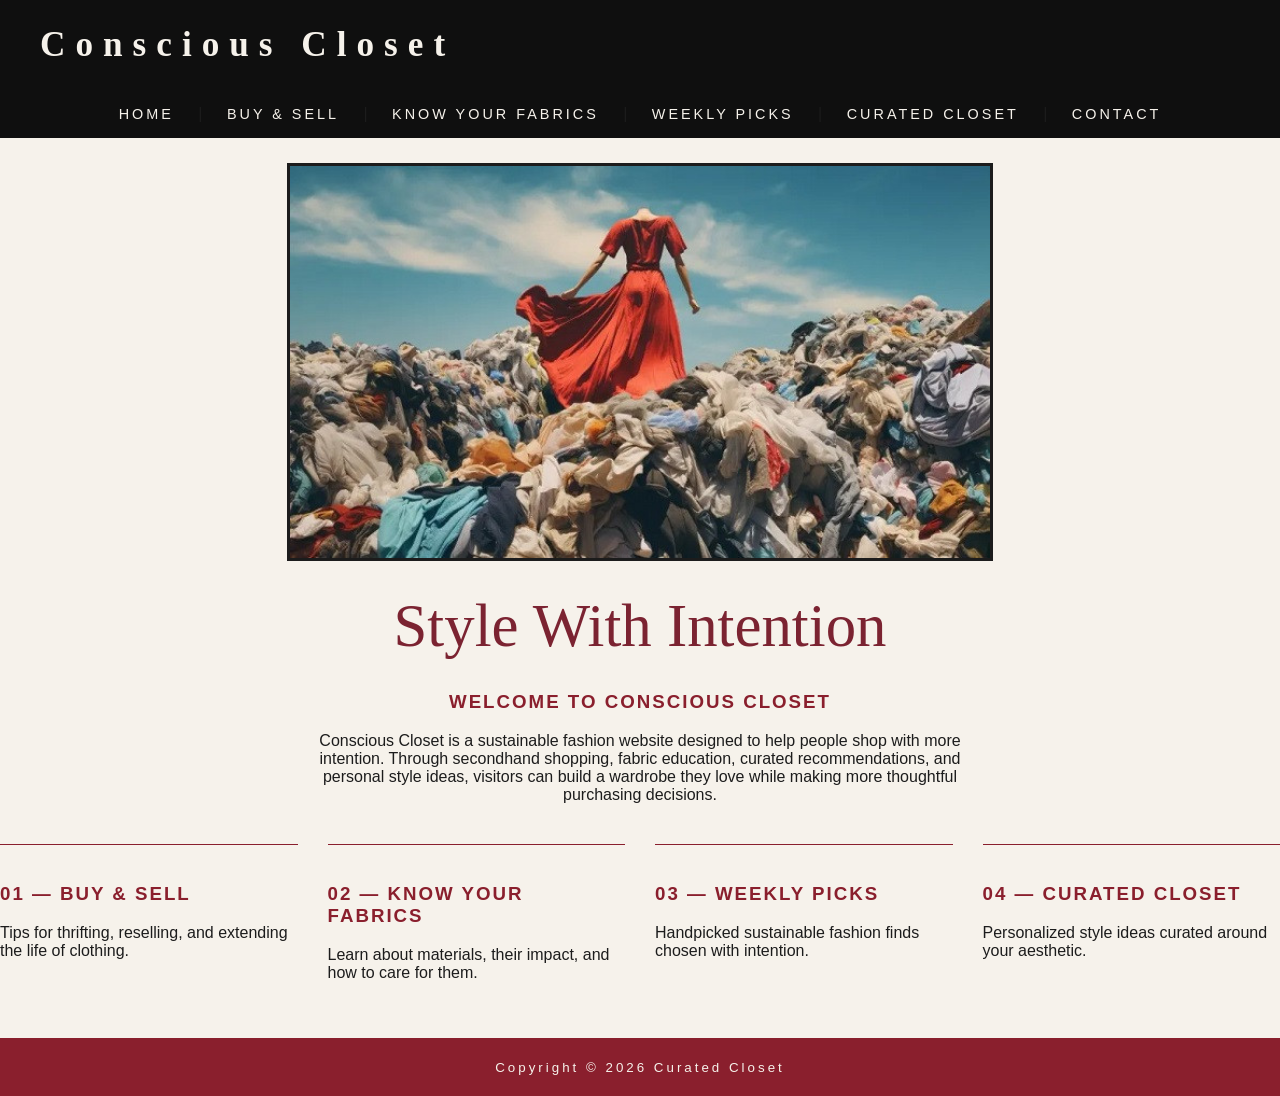
<file: index.html>
<!DOCTYPE html>
<html lang="en">
<head>
    <title>Conscious Closet</title>
    <meta charset="utf-8">
    <meta name="description" content="A sustainable fashion website focused on secondhand shopping, curated closet ideas, and affordable style.">
    <meta name="viewport" content="width=device-width, initial-scale=1.0">
    <link rel="stylesheet" href="style.css">
    <!-- Google tag (gtag.js) -->
<script async src="https://www.googletagmanager.com/gtag/js?id=G-08KSF16BMS"></script>
<script>
  window.dataLayer = window.dataLayer || [];
  function gtag(){dataLayer.push(arguments);}
  gtag('js', new Date());

  gtag('config', 'G-08KSF16BMS');
</script>
</head>

<body>
<div id="wrapper">

    <header>
        <h1>Conscious Closet</h1>
    </header>

   <nav>
    <a href="index.html">Home</a> |
    <a href="buy.html">Buy & Sell</a> |
    <a href="fabrics.html">Know Your Fabrics</a> |
    <a href="weekly.html">Weekly Picks</a> |
    <a href="curated.html">Curated Closet</a> |
    <a href="contact.html">Contact</a>
</nav>

   <main>

   <section class="hero-section">
    <img src="images/red-dress.jpg" alt="red-dress.jpg" class="hero">
</section>

<section class="page-title">
    <h2>Style With Intention</h2>
</section>

    <section class="intro">
        <h3>Welcome to Conscious Closet</h3>
        <p>
            Conscious Closet is a sustainable fashion website designed to help people shop with more intention.
            Through secondhand shopping, fabric education, curated recommendations, and personal style ideas,
            visitors can build a wardrobe they love while making more thoughtful purchasing decisions.
        </p>
    </section>

    <section class="features">
        <div>
            <h3>01 — Buy & Sell</h3>
            <p>Tips for thrifting, reselling, and extending the life of clothing.</p>
        </div>

        <div>
            <h3>02 — Know Your Fabrics</h3>
            <p>Learn about materials, their impact, and how to care for them.</p>
        </div>

        <div>
            <h3>03 — Weekly Picks</h3>
            <p>Handpicked sustainable fashion finds chosen with intention.</p>
        </div>

        <div>
            <h3>04 — Curated Closet</h3>
            <p>Personalized style ideas curated around your aesthetic.</p>
        </div>
    </section>

</main>

    <footer>
    <small>
        Copyright &copy; 2026 Curated Closet
    </small>
</footer>

</div>
</body>
</html>
</file>
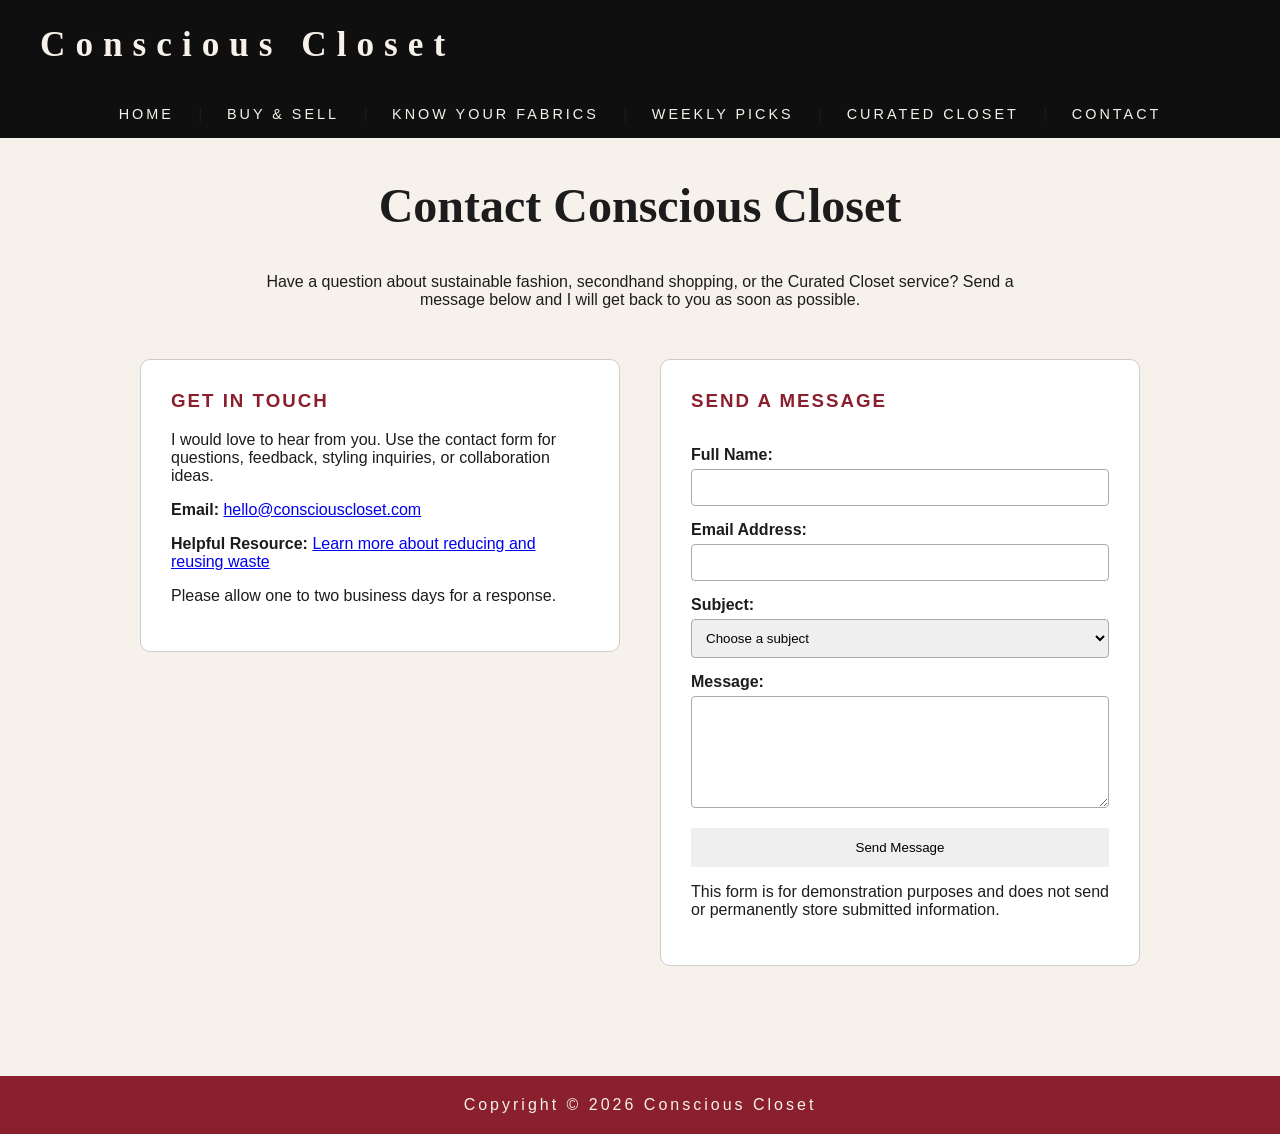
<file: contact.html>
<!DOCTYPE html>
<html lang="en">

<head>
    <meta charset="UTF-8">

    <title>Contact | Conscious Closet</title>

    <meta
        name="description"
        content="Contact Conscious Closet with questions about sustainable fashion, secondhand shopping, curated clothing boxes, or personalized styling services."
    >

    <meta name="viewport" content="width=device-width, initial-scale=1.0">

    <link rel="stylesheet" href="style.css">
    <!-- Google tag (gtag.js) -->
<script async src="https://www.googletagmanager.com/gtag/js?id=G-08KSF16BMS"></script>
<script>
  window.dataLayer = window.dataLayer || [];
  function gtag(){dataLayer.push(arguments);}
  gtag('js', new Date());

  gtag('config', 'G-08KSF16BMS');
</script>
</head>

<body>

<div id="wrapper">

    <header>
        <h1>Conscious Closet</h1>
    </header>

    <nav>
        <a href="index.html">Home</a> |
        <a href="buy.html">Buy &amp; Sell</a> |
        <a href="fabrics.html">Know Your Fabrics</a> |
        <a href="weekly.html">Weekly Picks</a> |
        <a href="curated.html">Curated Closet</a> |
        <a href="contact.html">Contact</a>
    </nav>

    <main>
        <section class="contact-intro">
            <h2>Contact Conscious Closet</h2>

            <p>
                Have a question about sustainable fashion, secondhand shopping,
                or the Curated Closet service? Send a message below and I will
                get back to you as soon as possible.
            </p>
        </section>

        <section class="contact-layout">

            <div class="contact-details">
                <h3>Get in Touch</h3>

                <p>
                    I would love to hear from you. Use the contact form for
                    questions, feedback, styling inquiries, or collaboration ideas.
                </p>

                <p>
                    <strong>Email:</strong>
                    <a href="https://mail.google.com/">
                        hello@consciouscloset.com
                    </a>
                </p>

                <p>
                    <strong>Helpful Resource:</strong>
                    <a
                        href="https://www.epa.gov/recycle"
                        target="_blank"
                        rel="noopener"
                    >
                        Learn more about reducing and reusing waste
                    </a>
                </p>

                <p>
                    Please allow one to two business days for a response.
                </p>
            </div>

            <div class="contact-form">
                <h3>Send a Message</h3>

                <form action="#" method="post">

                    <label for="contact-name">Full Name:</label>
                    <input
                        type="text"
                        id="contact-name"
                        name="contact-name"
                        required
                    >

                    <label for="contact-email">Email Address:</label>
                    <input
                        type="email"
                        id="contact-email"
                        name="contact-email"
                        required
                    >

                    <label for="contact-subject">Subject:</label>
                    <select
                        id="contact-subject"
                        name="contact-subject"
                        required
                    >
                        <option value="">Choose a subject</option>
                        <option value="curated">Curated Closet</option>
                        <option value="shopping">Buying and Selling</option>
                        <option value="fabrics">Fabric Questions</option>
                        <option value="feedback">Website Feedback</option>
                        <option value="other">Other</option>
                    </select>

                    <label for="contact-message">Message:</label>
                    <textarea
                        id="contact-message"
                        name="contact-message"
                        rows="6"
                        required
                    ></textarea>

                    <button type="submit">Send Message</button>
                </form>

                <p class="form-note">
                    This form is for demonstration purposes and does not send or
                    permanently store submitted information.
                </p>
            </div>

        </section>
    </main>

    <footer>
        Copyright &copy; 2026 Conscious Closet
    </footer>

</div>

</body>
</html>
</file>
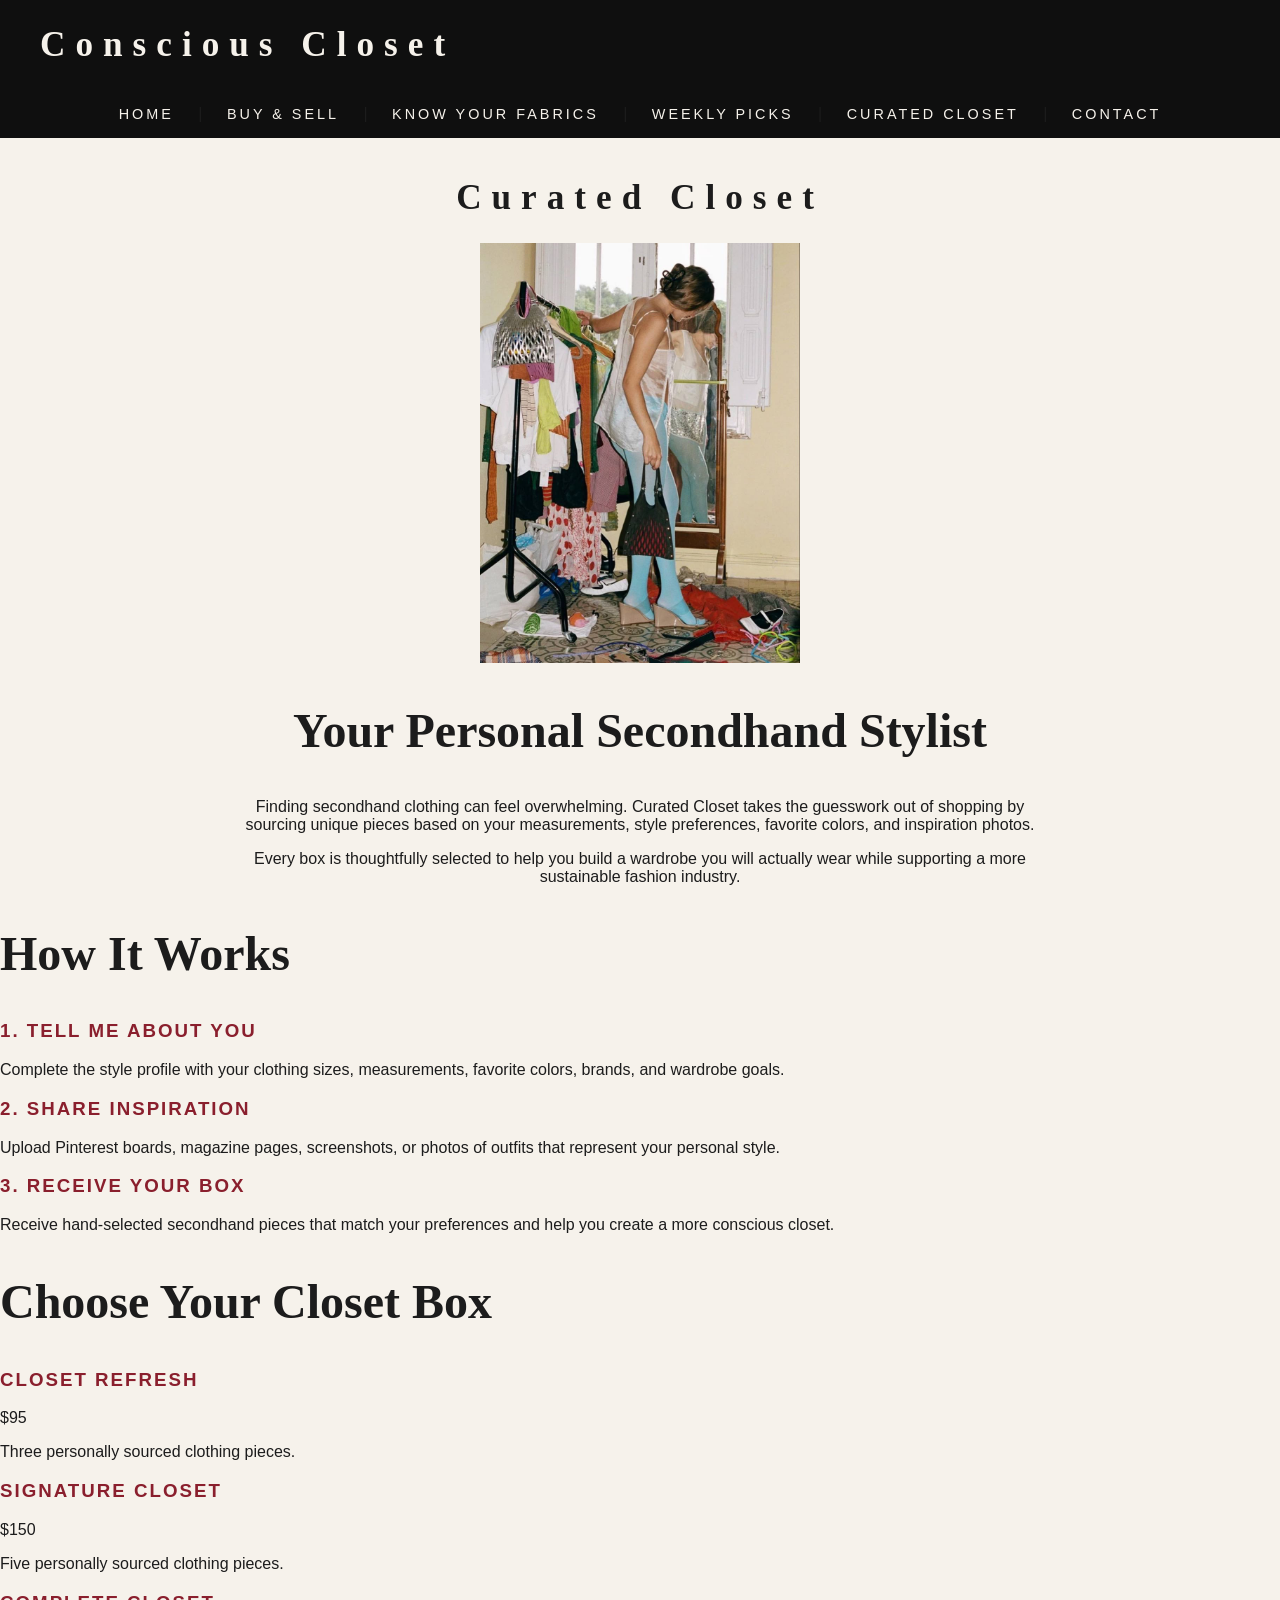
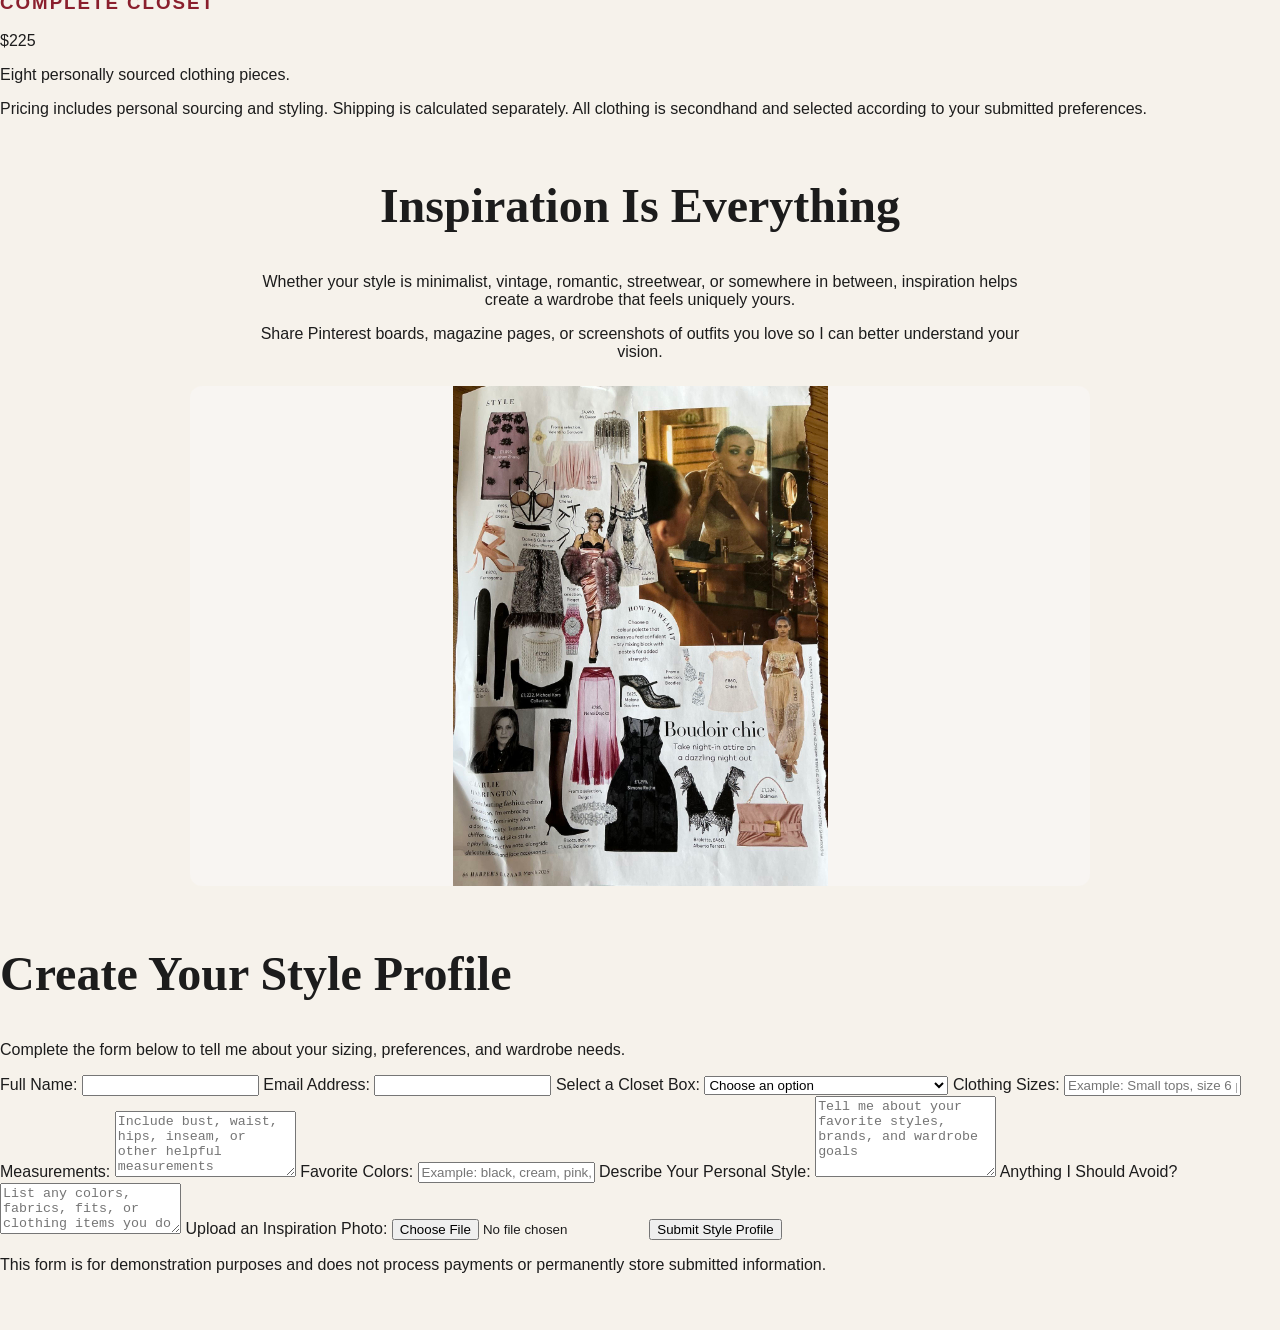
<file: curated.html>
<!DOCTYPE html>
<html lang="en">
<head>
    <meta charset="UTF-8">

    <title>Curated Closet | Conscious Closet</title>

    <meta
        name="description"
        content="Discover Conscious Closet's personalized secondhand styling service. Share your measurements, style preferences, and inspiration to receive a curated wardrobe tailored just for you."
    >

    <meta name="viewport" content="width=device-width, initial-scale=1.0">

    <link rel="stylesheet" href="style.css">
    <!-- Google tag (gtag.js) -->
<script async src="https://www.googletagmanager.com/gtag/js?id=G-08KSF16BMS"></script>
<script>
  window.dataLayer = window.dataLayer || [];
  function gtag(){dataLayer.push(arguments);}
  gtag('js', new Date());

  gtag('config', 'G-08KSF16BMS');
</script>
</head>

<body>
<div id="wrapper">

    <header>
        <h1>Conscious Closet</h1>
    </header>

    <nav>
        <a href="index.html">Home</a> |
        <a href="buy.html">Buy & Sell</a> |
        <a href="fabrics.html">Know Your Fabrics</a> |
        <a href="weekly.html">Weekly Picks</a> |
        <a href="curated.html">Curated Closet</a> |
        <a href="contact.html">Contact</a>
    </nav>
    <main>
    <section class="curated-hero">
        <h1>Curated Closet</h1>

        <img
            src="images/blue-tights.JPG"
            alt="Woman selecting clothing from a colorful clothing rack"
        >

        <div class="curated-hero-text">
            <h2>Your Personal Secondhand Stylist</h2>

            <p>
                Finding secondhand clothing can feel overwhelming. Curated Closet
                takes the guesswork out of shopping by sourcing unique pieces based
                on your measurements, style preferences, favorite colors, and
                inspiration photos.
            </p>

            <p>
                Every box is thoughtfully selected to help you build a wardrobe
                you will actually wear while supporting a more sustainable fashion
                industry.
            </p>
        </div>
    </section>

    <section class="how-it-works">
        <h2>How It Works</h2>

        <div class="steps">
            <article class="step-card">
                <h3>1. Tell Me About You</h3>
                <p>
                    Complete the style profile with your clothing sizes,
                    measurements, favorite colors, brands, and wardrobe goals.
                </p>
            </article>

            <article class="step-card">
                <h3>2. Share Inspiration</h3>
                <p>
                    Upload Pinterest boards, magazine pages, screenshots, or
                    photos of outfits that represent your personal style.
                </p>
            </article>

            <article class="step-card">
                <h3>3. Receive Your Box</h3>
                <p>
                    Receive hand-selected secondhand pieces that match your
                    preferences and help you create a more conscious closet.
                </p>
            </article>
        </div>
    </section>

    <section class="pricing-section">
        <h2>Choose Your Closet Box</h2>

        <div class="pricing-cards">
            <article class="price-card">
                <h3>Closet Refresh</h3>
                <p class="price">$95</p>
                <p>Three personally sourced clothing pieces.</p>
            </article>

            <article class="price-card">
                <h3>Signature Closet</h3>
                <p class="price">$150</p>
                <p>Five personally sourced clothing pieces.</p>
            </article>

            <article class="price-card">
                <h3>Complete Closet</h3>
                <p class="price">$225</p>
                <p>Eight personally sourced clothing pieces.</p>
            </article>
        </div>

        <p class="pricing-note">
            Pricing includes personal sourcing and styling. Shipping is calculated
            separately. All clothing is secondhand and selected according to your
            submitted preferences.
        </p>
    </section>

    <section class="inspiration-section">
        <div class="inspiration-text">
            <h2>Inspiration Is Everything</h2>

            <p>
                Whether your style is minimalist, vintage, romantic, streetwear,
                or somewhere in between, inspiration helps create a wardrobe that
                feels uniquely yours.
            </p>

            <p>
                Share Pinterest boards, magazine pages, or screenshots of outfits
                you love so I can better understand your vision.
            </p>
        </div>

        <img
            src="images/pinterest-board.JPG"
            alt="Fashion magazine inspiration board featuring clothing and accessories"
        >
    </section>

    <section class="style-profile">
        <h2>Create Your Style Profile</h2>

        <p>
            Complete the form below to tell me about your sizing, preferences,
            and wardrobe needs.
        </p>

        <form action="#" method="post" enctype="multipart/form-data">
            <label for="name">Full Name:</label>
            <input type="text" id="name" name="name" required>

            <label for="email">Email Address:</label>
            <input type="email" id="email" name="email" required>

            <label for="closet-box">Select a Closet Box:</label>
            <select id="closet-box" name="closet-box" required>
                <option value="">Choose an option</option>
                <option value="refresh">
                    Closet Refresh — 3 pieces for $95
                </option>
                <option value="signature">
                    Signature Closet — 5 pieces for $150
                </option>
                <option value="complete">
                    Complete Closet — 8 pieces for $225
                </option>
            </select>

            <label for="sizes">Clothing Sizes:</label>
            <input
                type="text"
                id="sizes"
                name="sizes"
                placeholder="Example: Small tops, size 6 pants, size 8 shoes"
                required
            >

            <label for="measurements">Measurements:</label>
            <textarea
                id="measurements"
                name="measurements"
                rows="4"
                placeholder="Include bust, waist, hips, inseam, or other helpful measurements"
            ></textarea>

            <label for="colors">Favorite Colors:</label>
            <input
                type="text"
                id="colors"
                name="colors"
                placeholder="Example: black, cream, pink, and burgundy"
            >

            <label for="style">Describe Your Personal Style:</label>
            <textarea
                id="style"
                name="style"
                rows="5"
                placeholder="Tell me about your favorite styles, brands, and wardrobe goals"
                required
            ></textarea>

            <label for="avoid">Anything I Should Avoid?</label>
            <textarea
                id="avoid"
                name="avoid"
                rows="3"
                placeholder="List any colors, fabrics, fits, or clothing items you do not want"
            ></textarea>

            <label for="photo">Upload an Inspiration Photo:</label>
            <input
                type="file"
                id="photo"
                name="photo"
                accept=".jpg,.jpeg,.png,.webp"
            >

            <button type="submit">Submit Style Profile</button>
        </form>

        <p class="form-note">
            This form is for demonstration purposes and does not process payments
            or permanently store submitted information.
        </p>
    </section>
</main>
</file>
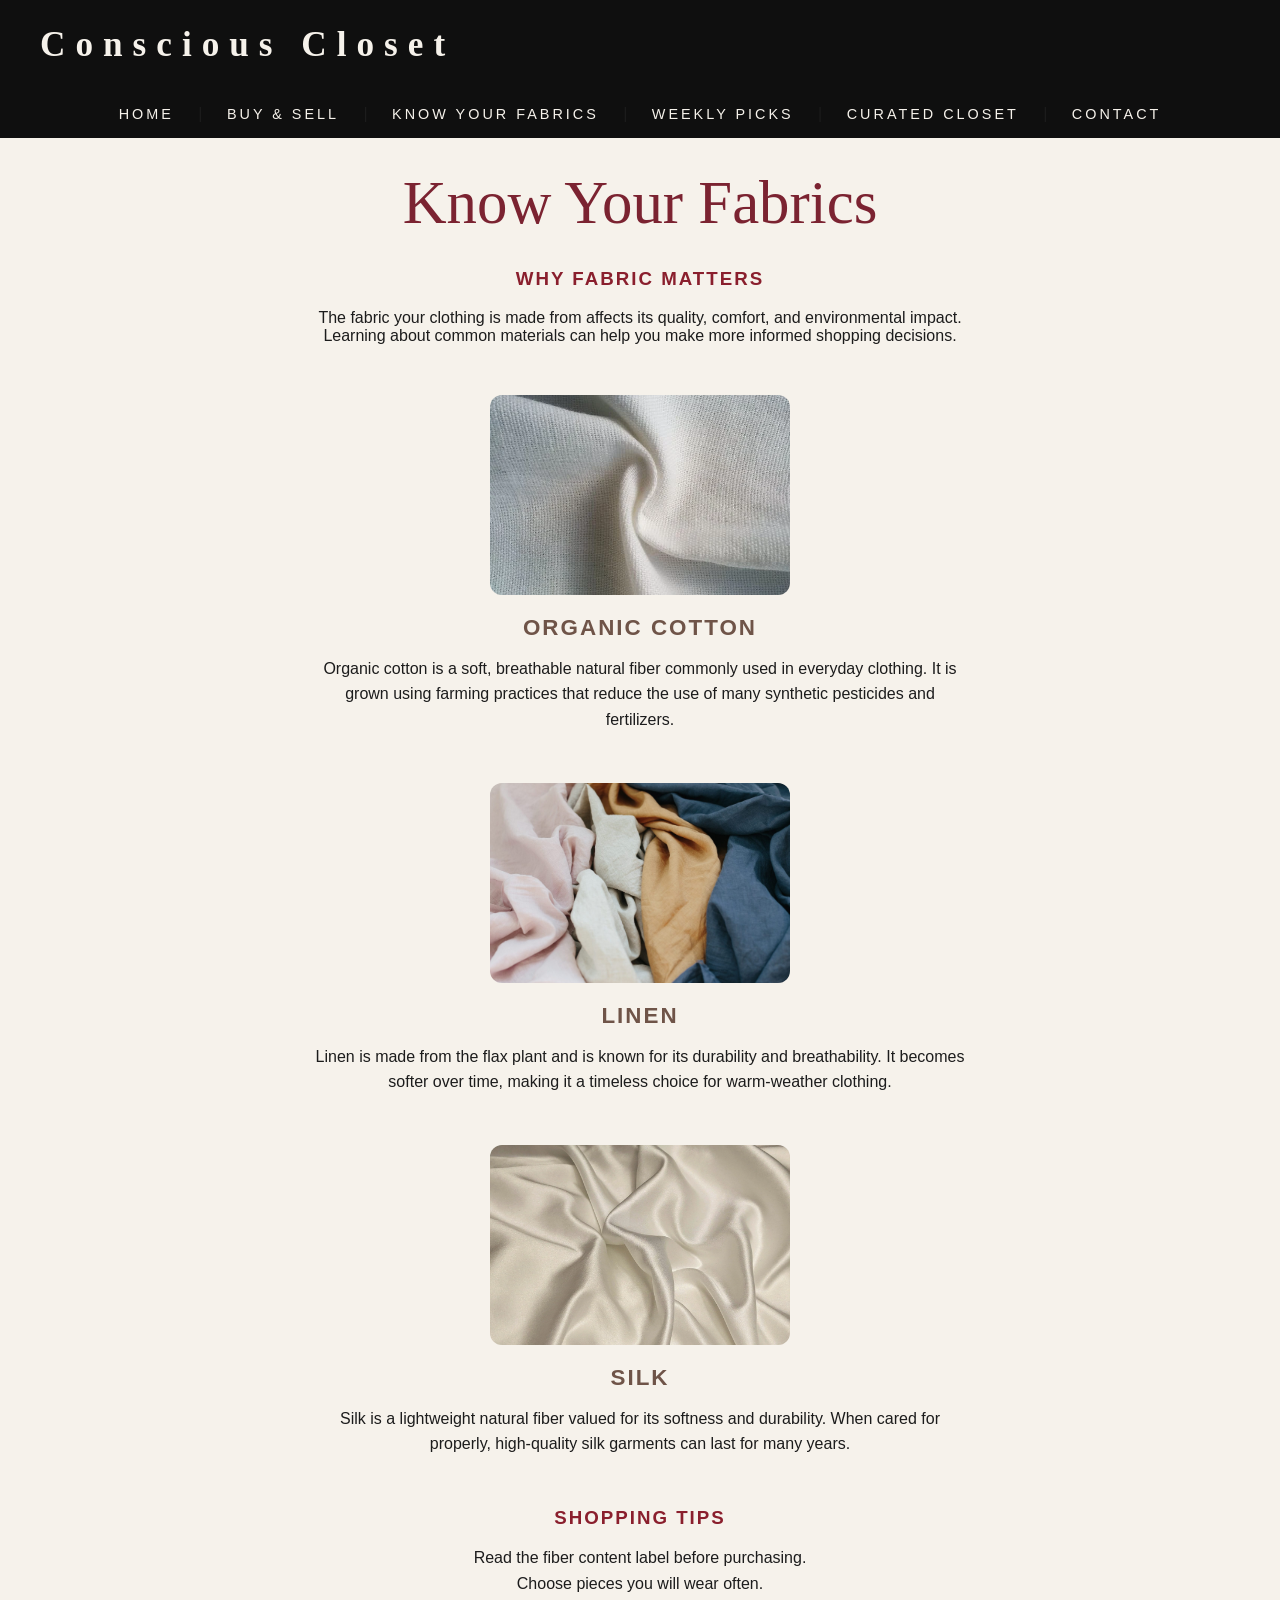
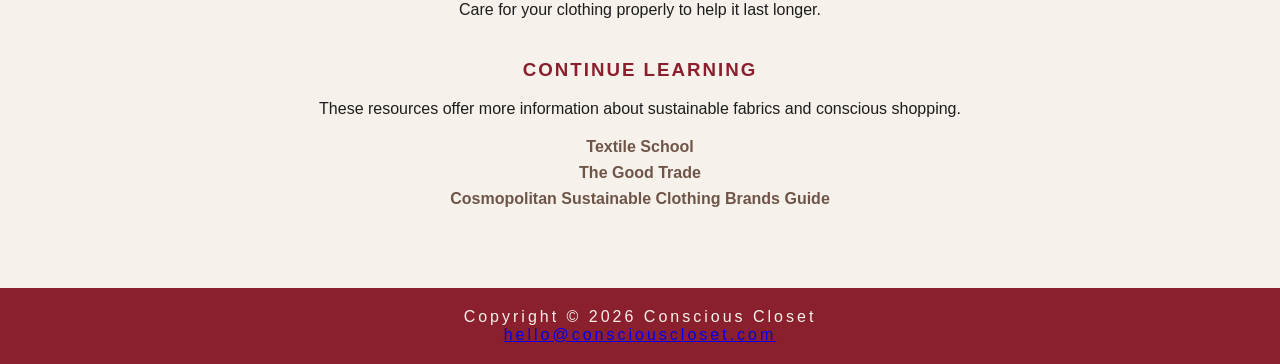
<file: fabrics.html>
<!DOCTYPE html>
<html lang="en">
<head>
    <title>Know Your Fabrics | Conscious Closet</title>
    <meta charset="utf-8">
    <meta name="description" content="Learn about fabrics like organic cotton, linen, and silk to make more intentional clothing choices.">
    <meta name="viewport" content="width=device-width, initial-scale=1.0">
    <link rel="stylesheet" href="style.css">
    <!-- Google tag (gtag.js) -->
<script async src="https://www.googletagmanager.com/gtag/js?id=G-08KSF16BMS"></script>
<script>
  window.dataLayer = window.dataLayer || [];
  function gtag(){dataLayer.push(arguments);}
  gtag('js', new Date());

  gtag('config', 'G-08KSF16BMS');
</script>
</head>

<body>
<div id="wrapper">

<header>
    <h1>Conscious Closet</h1>
</header>

<nav>
    <a href="index.html">Home</a> |
    <a href="buy.html">Buy & Sell</a> |
    <a href="fabrics.html">Know Your Fabrics</a> |
    <a href="weekly.html">Weekly Picks</a> |
    <a href="curated.html">Curated Closet</a> |
    <a href="contact.html">Contact</a>
</nav>

<main>

<section class="page-title">
    <h2>Know Your Fabrics</h2>
</section>

<section class="intro">
    <h3>Why Fabric Matters</h3>
    <p>
        The fabric your clothing is made from affects its quality, comfort, and environmental impact.
        Learning about common materials can help you make more informed shopping decisions.
    </p>
</section>

<section class="fabric-card">
    <img src="images/cotton-fabric.webp" alt="Organic cotton fabric">
    <h3>Organic Cotton</h3>
    <p>
        Organic cotton is a soft, breathable natural fiber commonly used in everyday clothing.
        It is grown using farming practices that reduce the use of many synthetic pesticides and fertilizers.
    </p>
</section>

<section class="fabric-card">
    <img src="images/linen-fabric.jpg" alt="Linen fabric">
    <h3>Linen</h3>
    <p>
        Linen is made from the flax plant and is known for its durability and breathability.
        It becomes softer over time, making it a timeless choice for warm-weather clothing.
    </p>
</section>

<section class="fabric-card">
    <img src="images/silk-fabric.webp" alt="Silk fabric">
    <h3>Silk</h3>
    <p>
        Silk is a lightweight natural fiber valued for its softness and durability.
        When cared for properly, high-quality silk garments can last for many years.
    </p>
</section>

<section class="intro">
    <h3>Shopping Tips</h3>
    <ul>
        <li>Read the fiber content label before purchasing.</li>
        <li>Choose pieces you will wear often.</li>
        <li>Care for your clothing properly to help it last longer.</li>
    </ul>
</section>

<section class="intro">
    <h3>Continue Learning</h3>
    <p>
        These resources offer more information about sustainable fabrics and conscious shopping.
    </p>

    <ul>
        <li><a href="https://www.textileschool.com/30048/top-12-sustainable-fabrics-for-eco-friendly-fashion-in-2025/" target="_blank">Textile School</a></li>
        <li><a href="https://www.thegoodtrade.com/features/sustainable-clothing-fabrics/" target="_blank">The Good Trade</a></li>
        <li><a href="https://www.cosmopolitan.com/style-beauty/fashion/g9255699/sustainable-eco-green-clothing-brands/" target="_blank">Cosmopolitan Sustainable Clothing Brands Guide</a></li>
    </ul>
</section>

</main>

<footer>
    Copyright &copy; 2026 Conscious Closet<br>
    <a href="mailto:hello@consciouscloset.com">hello@consciouscloset.com</a>
</footer>

</div>
</body>
</html>
</file>
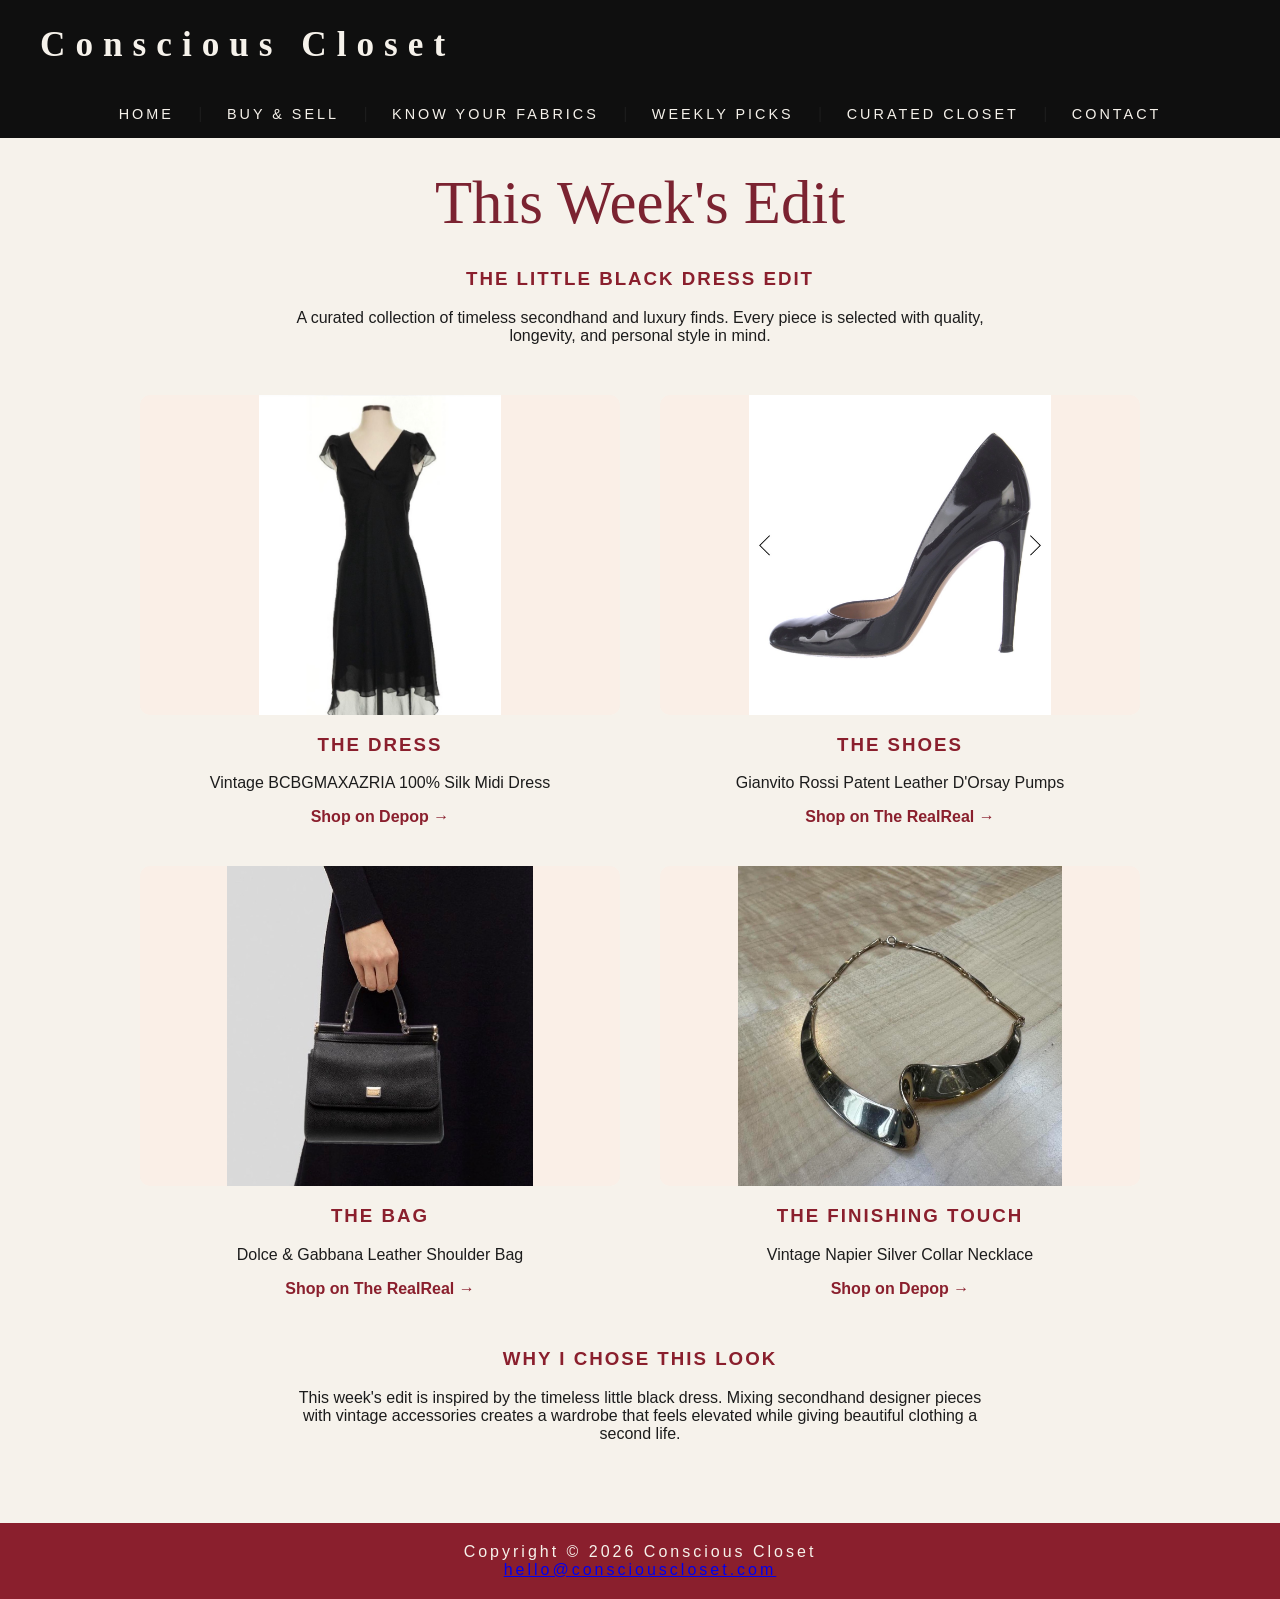
<file: weekly.html>
<!DOCTYPE html>
<html lang="en">
<head>
    <title>Know Your Fabrics | Conscious Closet</title>
    <meta charset="utf-8">
    <meta name="description" content="Learn about fabrics like organic cotton, linen, and silk to make more intentional clothing choices.">
    <meta name="viewport" content="width=device-width, initial-scale=1.0">
    <link rel="stylesheet" href="style.css">
    <!-- Google tag (gtag.js) -->
<script async src="https://www.googletagmanager.com/gtag/js?id=G-08KSF16BMS"></script>
<script>
  window.dataLayer = window.dataLayer || [];
  function gtag(){dataLayer.push(arguments);}
  gtag('js', new Date());

  gtag('config', 'G-08KSF16BMS');
</script>
</head>

<body>
<div id="wrapper">

<header>
    <h1>Conscious Closet</h1>
</header>

<nav>
    <a href="index.html">Home</a> |
    <a href="buy.html">Buy & Sell</a> |
    <a href="fabrics.html">Know Your Fabrics</a> |
    <a href="weekly.html">Weekly Picks</a> |
    <a href="curated.html">Curated Closet</a> |
    <a href="contact.html">Contact</a>
</nav>

<main>

<section class="page-title">
    <h2>This Week's Edit</h2>
</section>

<section class="intro">
    <h3>The Little Black Dress Edit</h3>

    <p>
        A curated collection of timeless secondhand and luxury finds.
        Every piece is selected with quality, longevity, and personal style in mind.
    </p>
</section>

<section class="weekly-grid">

    <!-- Dress -->
    <div class="weekly-item">
        <img src="images/dress.jpg" alt="Vintage BCBG Silk Dress">

        <h3>The Dress</h3>

        <p>Vintage BCBGMAXAZRIA 100% Silk Midi Dress</p>

        <a href="https://depop.app.link/0X6RMqvux4b" target="_blank">Shop on Depop →</a>
    </div>

    <!-- Shoes -->
    <div class="weekly-item">
        <img src="images/shoes.jpg" alt="Gianvito Rossi Pumps">

        <h3>The Shoes</h3>

        <p>Gianvito Rossi Patent Leather D'Orsay Pumps</p>

        <a href="https://www.therealreal.com/products/women/shoes/pumps/gianvito-rossi-patent-leather-d-orsay-pumps-ttux9" target="_blank">
        Shop on The RealReal →
        </a>
    </div>

    <!-- Bag -->
    <div class="weekly-item">
        <img src="images/bag.jpg" alt="Dolce & Gabbana Bag">

        <h3>The Bag</h3>

        <p>Dolce & Gabbana Leather Shoulder Bag</p>

        <a href="https://www.therealreal.com/products/women/handbags/mini-bags/dolce-gabbana-leather-shoulder-bag-small-u8v1c" target="_blank">
        Shop on The RealReal →
        </a>
    </div>

    <!-- Necklace -->
    <div class="weekly-item">
        <img src="images/necklace.jpg" alt="Vintage Napier Necklace">

        <h3>The Finishing Touch</h3>

        <p>Vintage Napier Silver Collar Necklace</p>

        <a href="https://depop.app.link/gwiej0wux4b" target="_blank">Shop on Depop →</a>
    </div>

</section>

<section class="intro">

<h3>Why I Chose This Look</h3>

<p>
This week's edit is inspired by the timeless little black dress. Mixing secondhand designer pieces with vintage accessories creates a wardrobe that feels elevated while giving beautiful clothing a second life.
</p>

</section>

</main>

<footer>
    Copyright &copy; 2026 Conscious Closet<br>
    <a href="mailto:hello@consciouscloset.com">hello@consciouscloset.com</a>
</footer>

</div>
</body>
</html>
</file>
<file: style.css>
:root {
    --cream: #F4EFE7;
    --black: #1E1E1E;
    --brown: #6F5A48;
    --sage: #6F7A63;
    --tan: #C8B8A6;
}

body {
    background-color: #F6F2EB;
    color: #1C1C1C;
    font-family: Arial, sans-serif;
    margin: 0;
}

#wrapper {
    background-color: #F6F2EB;
}

header {
    background-color: #0F0F0F;
    color: #F6F2EB;
    padding: 25px 40px;
}

h1 {
    font-family: Georgia, serif;
    letter-spacing: 10px;
    font-size: 2.2em;
    margin: 0;
}

nav {
    background-color: #0F0F0F;
    padding: 15px;
    text-align: center;
}

nav a {
    color: #F6F2EB;
    text-decoration: none;
    margin: 0 20px;
    letter-spacing: 3px;
    text-transform: uppercase;
    font-size: 0.9em;
}

nav a:hover {
    color: #8A1F2D;
}

main {
    padding: 0 0 40px 0;
}

h2 {
    font-family: Georgia, serif;
    font-size: 3em;
    color: #1C1C1C;
}

h3 {
    color: #8A1F2D;
    letter-spacing: 2px;
    text-transform: uppercase;
}


footer {
    background-color: #8A1F2D;
    color: #F6F2EB;
    text-align: center;
    padding: 20px;
    letter-spacing: 3px;
}
.hero-section {
    width: 100%;
    margin: 0;
}

.hero {
    width: 100%;
    height: 430px;
    object-fit: cover;
    object-position: center;
    display: block;
    margin: 0;
}
.page-title {
    text-align: center;
    max-width: 900px;
    margin: 30px auto;
    padding: 0 20px;
}

.page-title h2 {
    font-family: Georgia, serif;
    font-size: 3.8em;
    color: #7B2331;
    font-weight: normal;
    margin: 0;
}



.hero-text p {
    background-color: rgba(28, 28, 28, 0.7);
    padding: 10px 14px;
    font-size: 1em;
    letter-spacing: 2px;
    text-transform: uppercase;
}


.intro {
    max-width: 650px;
    margin: 50px 0;
}

.features {
    display: grid;
    grid-template-columns: repeat(4, 1fr);
    gap: 30px;
}

.features div {
    border-top: 1px solid #8A1F2D;
    padding-top: 20px;
}
.hero {
    width: 70%;
    max-width: 700px;
    height: auto;
    display: block;
    margin: 25px auto;
    border: 3px solid #1C1C1C;
}
.fabric-card {
    width: 80%;
    margin: 50px auto;
    text-align: center;
}

.fabric-card img {
    width: 300px;
    height: 200px;
    object-fit: cover;
    border-radius: 12px;
    display: block;
    margin: 0 auto 20px;
}

.fabric-card h3 {
    color: #6F5448;
    font-size: 1.4em;
    margin: 15px 0;
}
.fabric-card p {
    max-width: 650px;
    margin: 0 auto;
    line-height: 1.6;
}
.page-title {
    text-align: center;
    margin-top: 30px;
}

.intro {
    text-align: center;
    max-width: 700px;
    margin: 0 auto 40px;
}
.intro ul {
    list-style: none;
    padding: 0;
    margin: 20px auto;
    text-align: center;
}

.intro li {
    margin-bottom: 8px;
}
.intro a {
    color: #6F5448;
    text-decoration: none;
    font-weight: bold;
}

.intro a:hover {
    text-decoration: underline;
}
.weekly-grid {
    display: grid;
    grid-template-columns: repeat(2, 1fr);
    gap: 40px;
    max-width: 1000px;
    margin: 50px auto;
}

.weekly-item {
    text-align: center;
}
.weekly-item img {
    width: 100%;
    height: 320px;
    object-fit: contain;
    background-color: #FAEFE7;
    border-radius: 10px;
}

.weekly-item h3 {
    margin-top: 15px;
}

.weekly-item a {
    color: #8A1F2D;
    font-weight: bold;
    text-decoration: none;
}

.weekly-item a:hover {
    text-decoration: underline;
}
.curated-hero {
    max-width: 1100px;
    margin: 40px auto;
    text-align: center;
}

.curated-hero h1 {
    margin-bottom: 25px;
}

.curated-hero img {
    width: 100%;
    max-width: 900px;
    height: 420px;
    object-fit: contain;
    border-radius: 12px;
    display: block;
    margin: 0 auto 30px;
}

.curated-hero-text {
    max-width: 800px;
    margin: 0 auto;
}
.inspiration-section {
    max-width: 1100px;
    margin: 60px auto;
    text-align: center;
}

.inspiration-section img {
    width: 100%;
    max-width: 900px;
    height: 500px;
    object-fit: contain;
    background-color: #f8f5f2;
    border-radius: 12px;
    display: block;
    margin: 25px auto;
}

.inspiration-text {
    max-width: 800px;
    margin: 0 auto;
}
.contact-intro {
    max-width: 800px;
    margin: 40px auto 20px;
    padding: 0 20px;
    text-align: center;
}

.contact-layout {
    display: flex;
    gap: 40px;
    max-width: 1000px;
    margin: 30px auto 50px;
    padding: 20px;
    align-items: flex-start;
}

.contact-details,
.contact-form {
    flex: 1;
    padding: 30px;
    background-color: #ffffff;
    border: 1px solid #cccccc;
    border-radius: 10px;
}

.contact-details h3,
.contact-form h3 {
    margin-top: 0;
}

.contact-details a {
    word-break: break-word;
}

.contact-form form {
    display: flex;
    flex-direction: column;
    text-align: left;
}

.contact-form label {
    margin-top: 15px;
    margin-bottom: 5px;
    font-weight: bold;
}

.contact-form input,
.contact-form select,
.contact-form textarea {
    padding: 10px;
    border: 1px solid #aaaaaa;
    border-radius: 4px;
    font-family: inherit;
}

.contact-form button {
    margin-top: 20px;
    padding: 12px;
    border: none;
    cursor: pointer;
}

@media screen and (max-width: 800px) {
    .contact-layout {
        flex-direction: column;
    }

    .contact-details,
    .contact-form {
        width: 100%;
        box-sizing: border-box;
    }
}
.comparison {
    padding: 30px;
    text-align: center;
}

table {
    width: 80%;
    margin: 20px auto;
    border-collapse: collapse;
}

th,
td {
    border: 1px solid #cccccc;
    padding: 12px;
    text-align: center;
}

th {
    background-color: #8a4f63;
    color: white;
}

tr:nth-child(even) {
    background-color: #f7f3f4;
}
</file>
